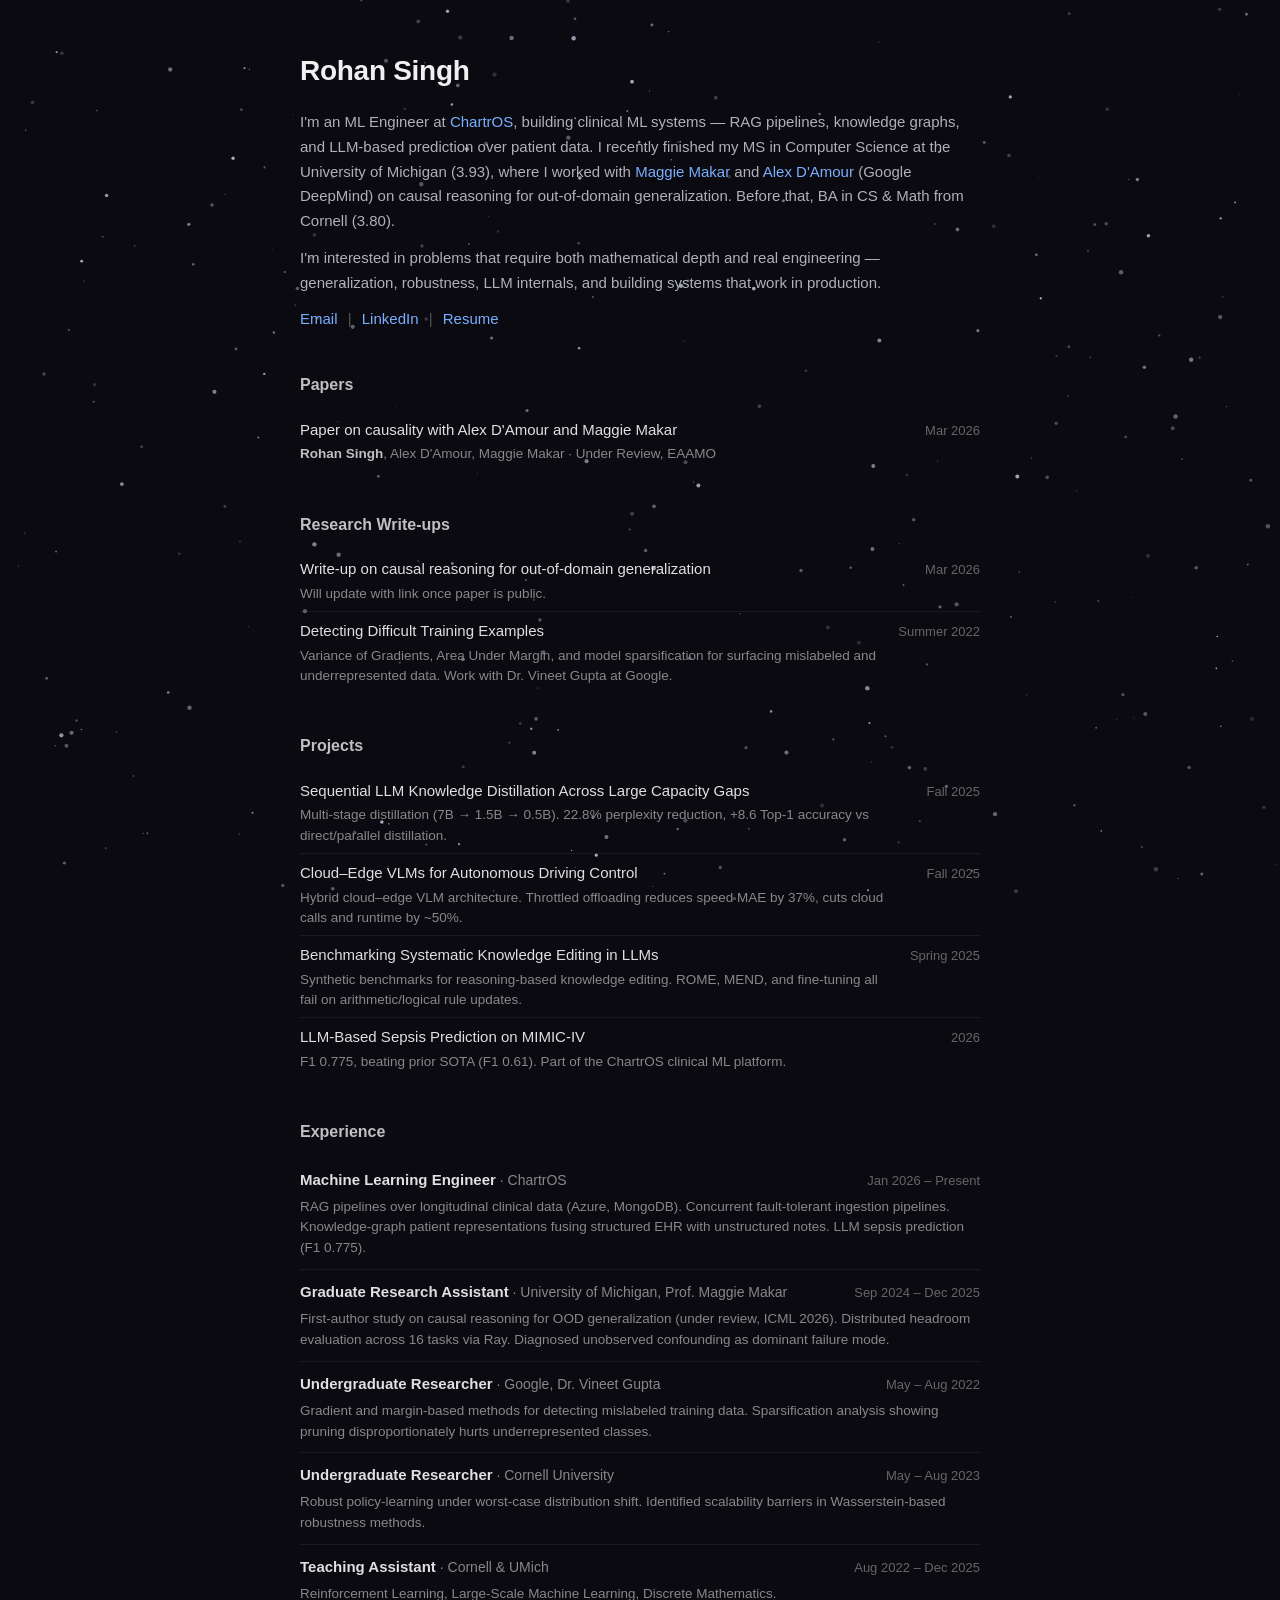
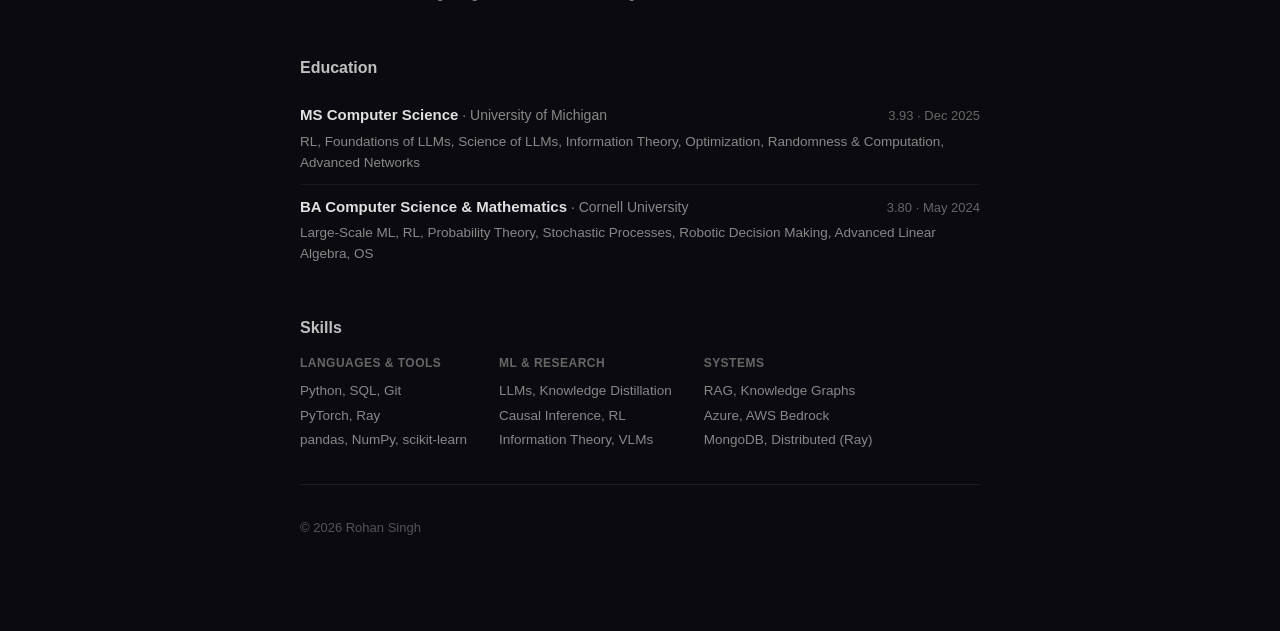
<file: index.html>
<!DOCTYPE html>
<html lang="en">
<head>
<meta charset="UTF-8">
<meta name="viewport" content="width=device-width, initial-scale=1.0">
<title>Rohan Singh</title>
<link rel="stylesheet" href="style.css">
</head>
<body>

<canvas id="stars"></canvas>

<div class="page-content">

<h1>Rohan Singh</h1>

<p>
  I'm an ML Engineer at <a href="#">ChartrOS</a>, building clinical ML systems — RAG pipelines,
  knowledge graphs, and LLM-based prediction over patient data. I recently finished my
  MS in Computer Science at the University of Michigan (3.93), where I worked with
  <a href="mailto:mmakar@umich.edu">Maggie Makar</a> and
  <a href="#">Alex D'Amour</a> (Google DeepMind) on causal reasoning for
  out-of-domain generalization. Before that, BA in CS &amp; Math from Cornell (3.80).
</p>

<p>
  I'm interested in problems that require both mathematical depth and real engineering —
  generalization, robustness, LLM internals, and building systems that work in production.
</p>

<div class="links">
  <a href="mailto:rjs486@cornell.edu">Email</a> <span>|</span>
  <a href="https://www.linkedin.com/in/rohan-singh-721a7b39a/">LinkedIn</a> <span>|</span>
  <a href="master_resume_2026.pdf">Resume</a>
</div>

<h3>Papers</h3>

<ul class="entry-list">
  <li>
    <div class="entry-title">
      Paper on causality with Alex D'Amour and Maggie Makar
      <div class="entry-sub">
        <span class="me">Rohan Singh</span>, Alex D'Amour, Maggie Makar · Under Review, EAAMO
      </div>
    </div>
    <div class="entry-date">Mar 2026</div>
  </li>
</ul>

<h3>Research Write-ups</h3>

<ul class="entry-list">
  <li>
    <div class="entry-title">
      Write-up on causal reasoning for out-of-domain generalization
      <div class="entry-sub">Will update with link once paper is public.</div>
    </div>
    <div class="entry-date">Mar 2026</div>
  </li>
  <li>
    <div class="entry-title">
      <a href="difficult-examples.html">Detecting Difficult Training Examples</a>
      <div class="entry-sub">Variance of Gradients, Area Under Margin, and model sparsification for surfacing mislabeled and underrepresented data. Work with Dr. Vineet Gupta at Google.</div>
    </div>
    <div class="entry-date">Summer 2022</div>
  </li>
</ul>

<h3>Projects</h3>

<ul class="entry-list">
  <li>
    <div class="entry-title">
      <a href="#">Sequential LLM Knowledge Distillation Across Large Capacity Gaps</a>
      <div class="entry-sub">Multi-stage distillation (7B → 1.5B → 0.5B). 22.8% perplexity reduction, +8.6 Top-1 accuracy vs direct/parallel distillation.</div>
    </div>
    <div class="entry-date">Fall 2025</div>
  </li>
  <li>
    <div class="entry-title">
      <a href="#">Cloud–Edge VLMs for Autonomous Driving Control</a>
      <div class="entry-sub">Hybrid cloud–edge VLM architecture. Throttled offloading reduces speed MAE by 37%, cuts cloud calls and runtime by ~50%.</div>
    </div>
    <div class="entry-date">Fall 2025</div>
  </li>
  <li>
    <div class="entry-title">
      <a href="#">Benchmarking Systematic Knowledge Editing in LLMs</a>
      <div class="entry-sub">Synthetic benchmarks for reasoning-based knowledge editing. ROME, MEND, and fine-tuning all fail on arithmetic/logical rule updates.</div>
    </div>
    <div class="entry-date">Spring 2025</div>
  </li>
  <li>
    <div class="entry-title">
      <a href="#">LLM-Based Sepsis Prediction on MIMIC-IV</a>
      <div class="entry-sub">F1 0.775, beating prior SOTA (F1 0.61). Part of the ChartrOS clinical ML platform.</div>
    </div>
    <div class="entry-date">2026</div>
  </li>
</ul>

<h3>Experience</h3>

<ul class="exp-list">
  <li>
    <div class="exp-header">
      <div><span class="exp-role">Machine Learning Engineer</span><span class="exp-co"> · ChartrOS</span></div>
      <span class="exp-date">Jan 2026 – Present</span>
    </div>
    <div class="exp-desc">
      RAG pipelines over longitudinal clinical data (Azure, MongoDB). Concurrent fault-tolerant ingestion pipelines.
      Knowledge-graph patient representations fusing structured EHR with unstructured notes. LLM sepsis prediction (F1 0.775).
    </div>
  </li>
  <li>
    <div class="exp-header">
      <div><span class="exp-role">Graduate Research Assistant</span><span class="exp-co"> · University of Michigan, Prof. Maggie Makar</span></div>
      <span class="exp-date">Sep 2024 – Dec 2025</span>
    </div>
    <div class="exp-desc">
      First-author study on causal reasoning for OOD generalization (under review, ICML 2026).
      Distributed headroom evaluation across 16 tasks via Ray. Diagnosed unobserved confounding as dominant failure mode.
    </div>
  </li>
  <li>
    <div class="exp-header">
      <div><span class="exp-role">Undergraduate Researcher</span><span class="exp-co"> · Google, Dr. Vineet Gupta</span></div>
      <span class="exp-date">May – Aug 2022</span>
    </div>
    <div class="exp-desc">
      Gradient and margin-based methods for detecting mislabeled training data.
      Sparsification analysis showing pruning disproportionately hurts underrepresented classes.
    </div>
  </li>
  <li>
    <div class="exp-header">
      <div><span class="exp-role">Undergraduate Researcher</span><span class="exp-co"> · Cornell University</span></div>
      <span class="exp-date">May – Aug 2023</span>
    </div>
    <div class="exp-desc">
      Robust policy-learning under worst-case distribution shift. Identified scalability barriers in Wasserstein-based robustness methods.
    </div>
  </li>
  <li>
    <div class="exp-header">
      <div><span class="exp-role">Teaching Assistant</span><span class="exp-co"> · Cornell &amp; UMich</span></div>
      <span class="exp-date">Aug 2022 – Dec 2025</span>
    </div>
    <div class="exp-desc">
      Reinforcement Learning, Large-Scale Machine Learning, Discrete Mathematics.
    </div>
  </li>
</ul>

<h3>Education</h3>

<ul class="exp-list">
  <li>
    <div class="exp-header">
      <div><span class="exp-role">MS Computer Science</span><span class="exp-co"> · University of Michigan</span></div>
      <span class="exp-date">3.93 · Dec 2025</span>
    </div>
    <div class="exp-desc">RL, Foundations of LLMs, Science of LLMs, Information Theory, Optimization, Randomness &amp; Computation, Advanced Networks</div>
  </li>
  <li>
    <div class="exp-header">
      <div><span class="exp-role">BA Computer Science &amp; Mathematics</span><span class="exp-co"> · Cornell University</span></div>
      <span class="exp-date">3.80 · May 2024</span>
    </div>
    <div class="exp-desc">Large-Scale ML, RL, Probability Theory, Stochastic Processes, Robotic Decision Making, Advanced Linear Algebra, OS</div>
  </li>
</ul>

<h3>Skills</h3>

<div class="skills-row">
  <div>
    <h4>Languages &amp; Tools</h4>
    <ul><li>Python, SQL, Git</li><li>PyTorch, Ray</li><li>pandas, NumPy, scikit-learn</li></ul>
  </div>
  <div>
    <h4>ML &amp; Research</h4>
    <ul><li>LLMs, Knowledge Distillation</li><li>Causal Inference, RL</li><li>Information Theory, VLMs</li></ul>
  </div>
  <div>
    <h4>Systems</h4>
    <ul><li>RAG, Knowledge Graphs</li><li>Azure, AWS Bedrock</li><li>MongoDB, Distributed (Ray)</li></ul>
  </div>
</div>

<hr>
<p style="font-size: 13px; color: rgba(255,255,255,0.3);">© 2026 Rohan Singh</p>

</div>

<script>
const canvas = document.getElementById('stars');
const ctx = canvas.getContext('2d');
let w, h, stars;

function resize() {
  w = canvas.width = window.innerWidth;
  h = canvas.height = window.innerHeight;
}

function createStars() {
  const count = Math.floor((w * h) / 4000);
  stars = [];
  for (let i = 0; i < count; i++) {
    stars.push({
      x: Math.random() * w,
      y: Math.random() * h,
      r: Math.random() * 1.8 + 0.5,
      vx: (Math.random() - 0.5) * 0.15,
      vy: (Math.random() - 0.5) * 0.1,
      opacity: Math.random() * 0.5 + 0.4,
      twinkleSpeed: Math.random() * 0.008 + 0.003,
      twinklePhase: Math.random() * Math.PI * 2,
    });
  }
}

function draw(t) {
  ctx.clearRect(0, 0, w, h);
  for (const s of stars) {
    s.x += s.vx;
    s.y += s.vy;
    if (s.x < -5) s.x = w + 5;
    if (s.x > w + 5) s.x = -5;
    if (s.y < -5) s.y = h + 5;
    if (s.y > h + 5) s.y = -5;

    const flicker = Math.sin(t * s.twinkleSpeed + s.twinklePhase) * 0.3 + 0.7;
    const alpha = s.opacity * flicker;

    ctx.beginPath();
    ctx.arc(s.x, s.y, s.r, 0, Math.PI * 2);
    ctx.fillStyle = `rgba(200, 210, 230, ${alpha})`;
    ctx.fill();
  }
  requestAnimationFrame(draw);
}

function init() {
  resize();
  createStars();
  requestAnimationFrame(draw);
}

window.addEventListener('resize', () => { resize(); createStars(); });
window.addEventListener('load', init);
</script>

</body>
</html>
</file>
<file: style.css>
/* === BASE === */
body {
  font-family: -apple-system, BlinkMacSystemFont, "Segoe UI", Helvetica, Arial, sans-serif;
  margin: 0;
  padding: 0;
  color: #e0e0e0;
  line-height: 1.65;
  font-size: 15px;
  background: #0a0a10;
  min-height: 100vh;
  position: relative;
}

/* Starfield canvas */
#stars {
  position: fixed;
  top: 0;
  left: 0;
  width: 100%;
  height: 100%;
  z-index: 0;
  pointer-events: none;
}

.page-content {
  position: relative;
  z-index: 1;
  max-width: 680px;
  margin: 0 auto;
  padding: 48px 24px 80px;
}

h1 { font-size: 28px; font-weight: 700; margin: 0 0 16px; letter-spacing: -0.01em; color: #f0f0f0; }
h2 { font-size: 22px; font-weight: 700; margin: 36px 0 16px; letter-spacing: -0.01em; color: #e8e8e8; }
h3 { font-size: 16px; font-weight: 600; margin: 40px 0 12px; color: #c0c0c0; }
h4 { font-size: 15px; font-weight: 600; margin: 28px 0 10px; color: #d0d0d0; }

p { margin: 0 0 12px; color: #b0b0b8; }

a { color: #7aafff; text-decoration: none; }
a:hover { text-decoration: underline; color: #a0ccff; }

.links { margin-bottom: 8px; }
.links a { margin-right: 6px; }
.links span { color: #555; margin-right: 6px; }

/* === ENTRY LIST === */
.entry-list { list-style: none; padding: 0; margin: 0; }
.entry-list li { display: flex; justify-content: space-between; align-items: baseline; padding: 7px 0; gap: 16px; }
.entry-list li + li { border-top: 1px solid rgba(255,255,255,0.06); }
.entry-title { flex: 1; min-width: 0; }
.entry-title a { color: #e0e0e0; font-weight: 400; }
.entry-title a:hover { color: #7aafff; }
.entry-label { font-weight: 600; color: #888; font-size: 13px; }
.entry-date { color: #666; font-size: 13px; white-space: nowrap; flex-shrink: 0; }
.entry-sub { font-size: 13.5px; color: #888; margin-top: 2px; line-height: 1.5; }
.entry-sub .me { font-weight: 600; color: #c0c0c0; }

/* === EXPERIENCE LIST === */
.exp-list { list-style: none; padding: 0; margin: 0; }
.exp-list li { padding: 10px 0; }
.exp-list li + li { border-top: 1px solid rgba(255,255,255,0.06); }
.exp-header { display: flex; justify-content: space-between; align-items: baseline; gap: 16px; }
.exp-role { font-weight: 600; color: #e0e0e0; font-size: 15px; }
.exp-co { color: #888; font-size: 14px; }
.exp-date { color: #666; font-size: 13px; white-space: nowrap; flex-shrink: 0; }
.exp-desc { color: #888; font-size: 13.5px; margin-top: 4px; line-height: 1.55; }

/* === SKILLS === */
.skills-row { display: flex; gap: 32px; flex-wrap: wrap; margin-top: 4px; }
.skills-row div h4 { font-size: 12px; font-weight: 600; text-transform: uppercase; letter-spacing: 0.04em; color: #666; margin: 0 0 6px; }
.skills-row div ul { list-style: none; padding: 0; margin: 0; }
.skills-row div li { font-size: 13.5px; color: #888; padding: 1px 0; }

hr { border: none; border-top: 1px solid rgba(255,255,255,0.08); margin: 32px 0; }

/* === POST PAGES (light theme) === */
.post-page {
  background: #fff;
  color: #222;
}

.post-page .page-content,
.post-page {
  color: #222;
}

.post-page h1 { color: #111; }
.post-page h2 { color: #111; }
.post-page h3 { color: #111; }
.post-page h4 { color: #222; }
.post-page p { color: #333; }
.post-page a { color: #1a6dd4; }
.post-page a:hover { color: #1a6dd4; }

.post-page .back-link { font-size: 13px; color: #999; display: inline-block; margin-bottom: 24px; }
.post-page .back-link:hover { color: #1a6dd4; }

.post-page .post-meta { font-size: 13.5px; color: #888; margin-bottom: 32px; }

.post-page .post-body p { margin: 0 0 14px; color: #333; font-size: 15px; line-height: 1.72; }
.post-page .post-body ul,
.post-page .post-body ol { margin: 0 0 14px; padding-left: 24px; color: #333; font-size: 15px; line-height: 1.72; }
.post-page .post-body li { margin-bottom: 4px; }

.post-page .math-block {
  display: block;
  overflow-x: auto;
  margin: 20px 0;
  padding: 16px 20px;
  background: #fafafa;
  border-left: 3px solid #e0e0e0;
  border-radius: 2px;
  font-size: 15px;
}

.post-page .definition {
  margin: 20px 0;
  padding: 16px 20px;
  background: #f8f9fa;
  border-left: 3px solid #1a6dd4;
  border-radius: 2px;
}
.post-page .definition strong { color: #1a6dd4; }

.post-page .note {
  margin: 20px 0;
  padding: 16px 20px;
  background: #fffbf0;
  border-left: 3px solid #c4a35a;
  border-radius: 2px;
  font-size: 14px;
  color: #555;
}

.post-page code {
  font-family: 'JetBrains Mono', 'Menlo', monospace;
  font-size: 13px;
  background: #f5f5f5;
  padding: 2px 5px;
  border-radius: 3px;
}

.post-page figure { margin: 24px 0; }
.post-page figure img { max-width: 100%; border: 1px solid #eee; border-radius: 4px; }
.post-page figcaption { font-size: 13px; color: #888; margin-top: 8px; line-height: 1.5; }

.post-page hr { border-top: 1px solid #eee; }

/* === RESPONSIVE === */
@media (max-width: 600px) {
  .page-content { padding: 32px 16px 60px; }
  .entry-list li { flex-direction: column; gap: 2px; }
  .exp-header { flex-direction: column; gap: 2px; }
  .skills-row { flex-direction: column; gap: 20px; }
}
</file>
